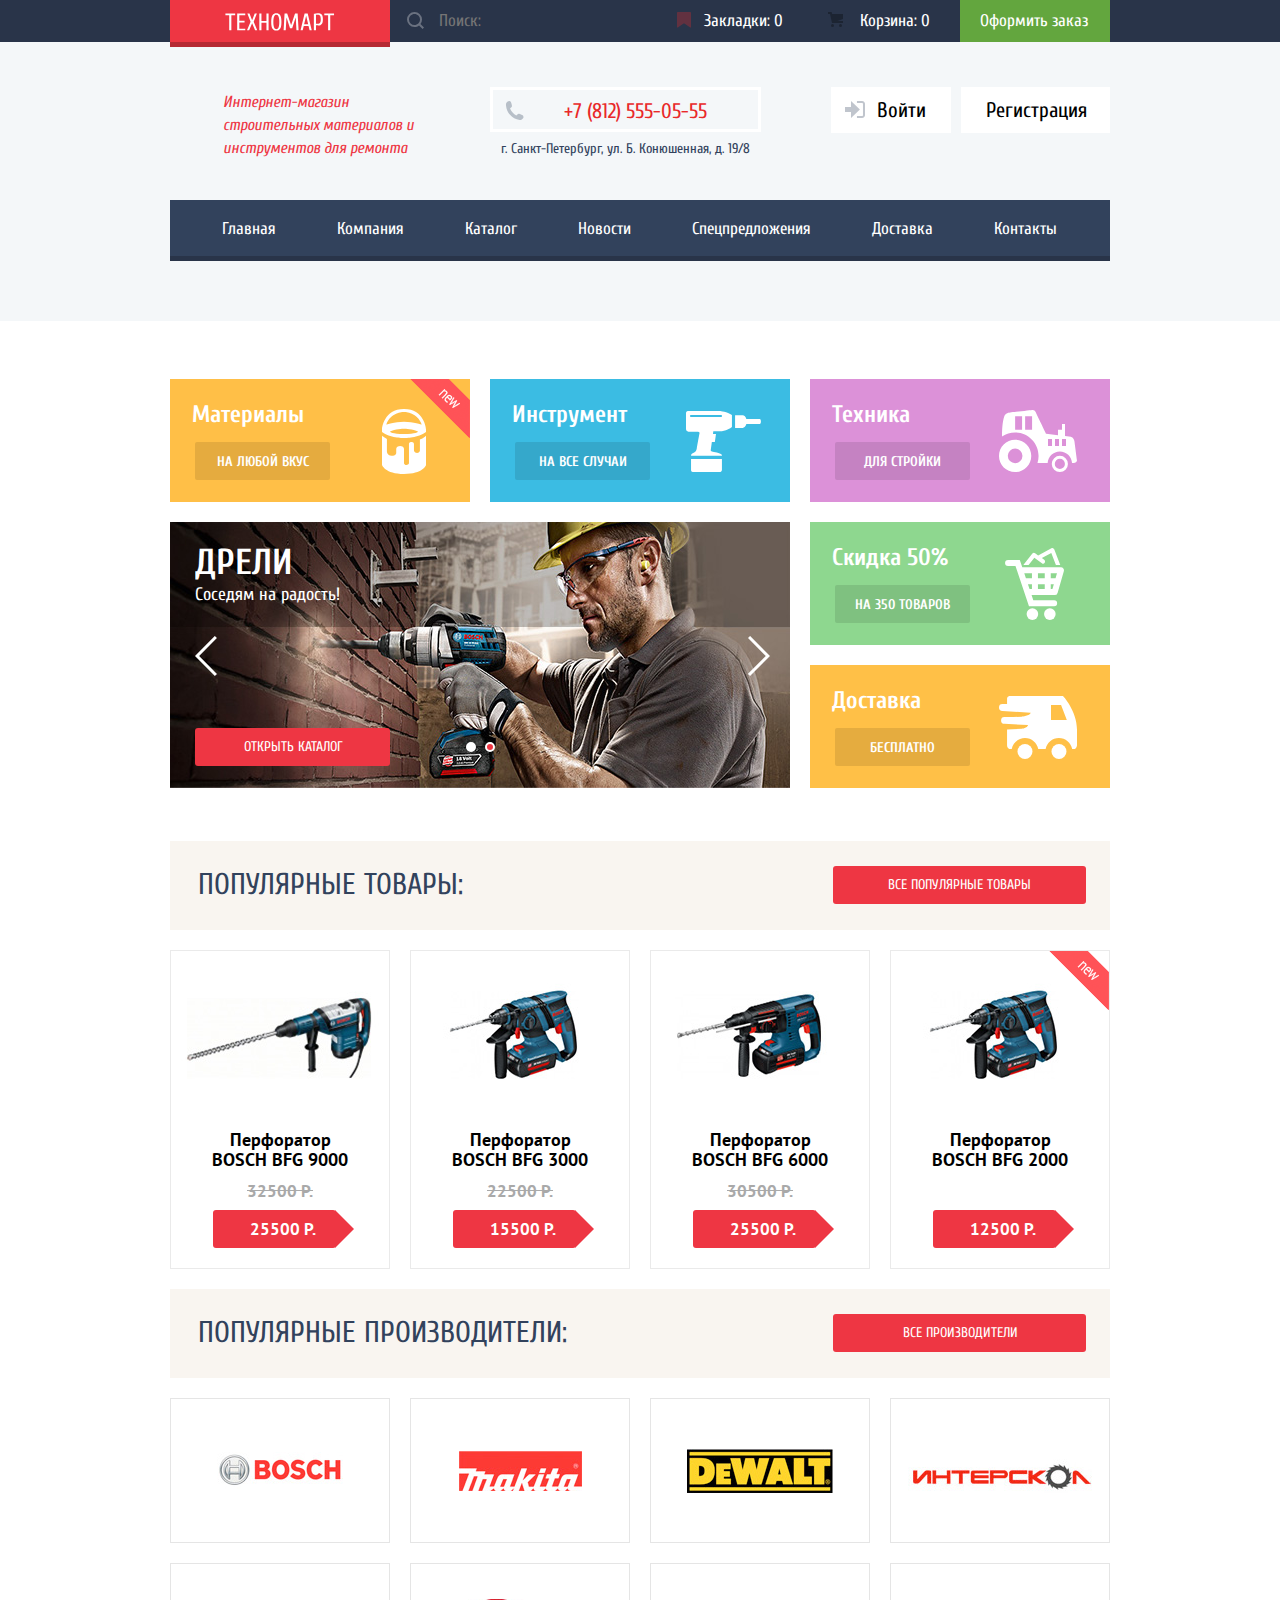
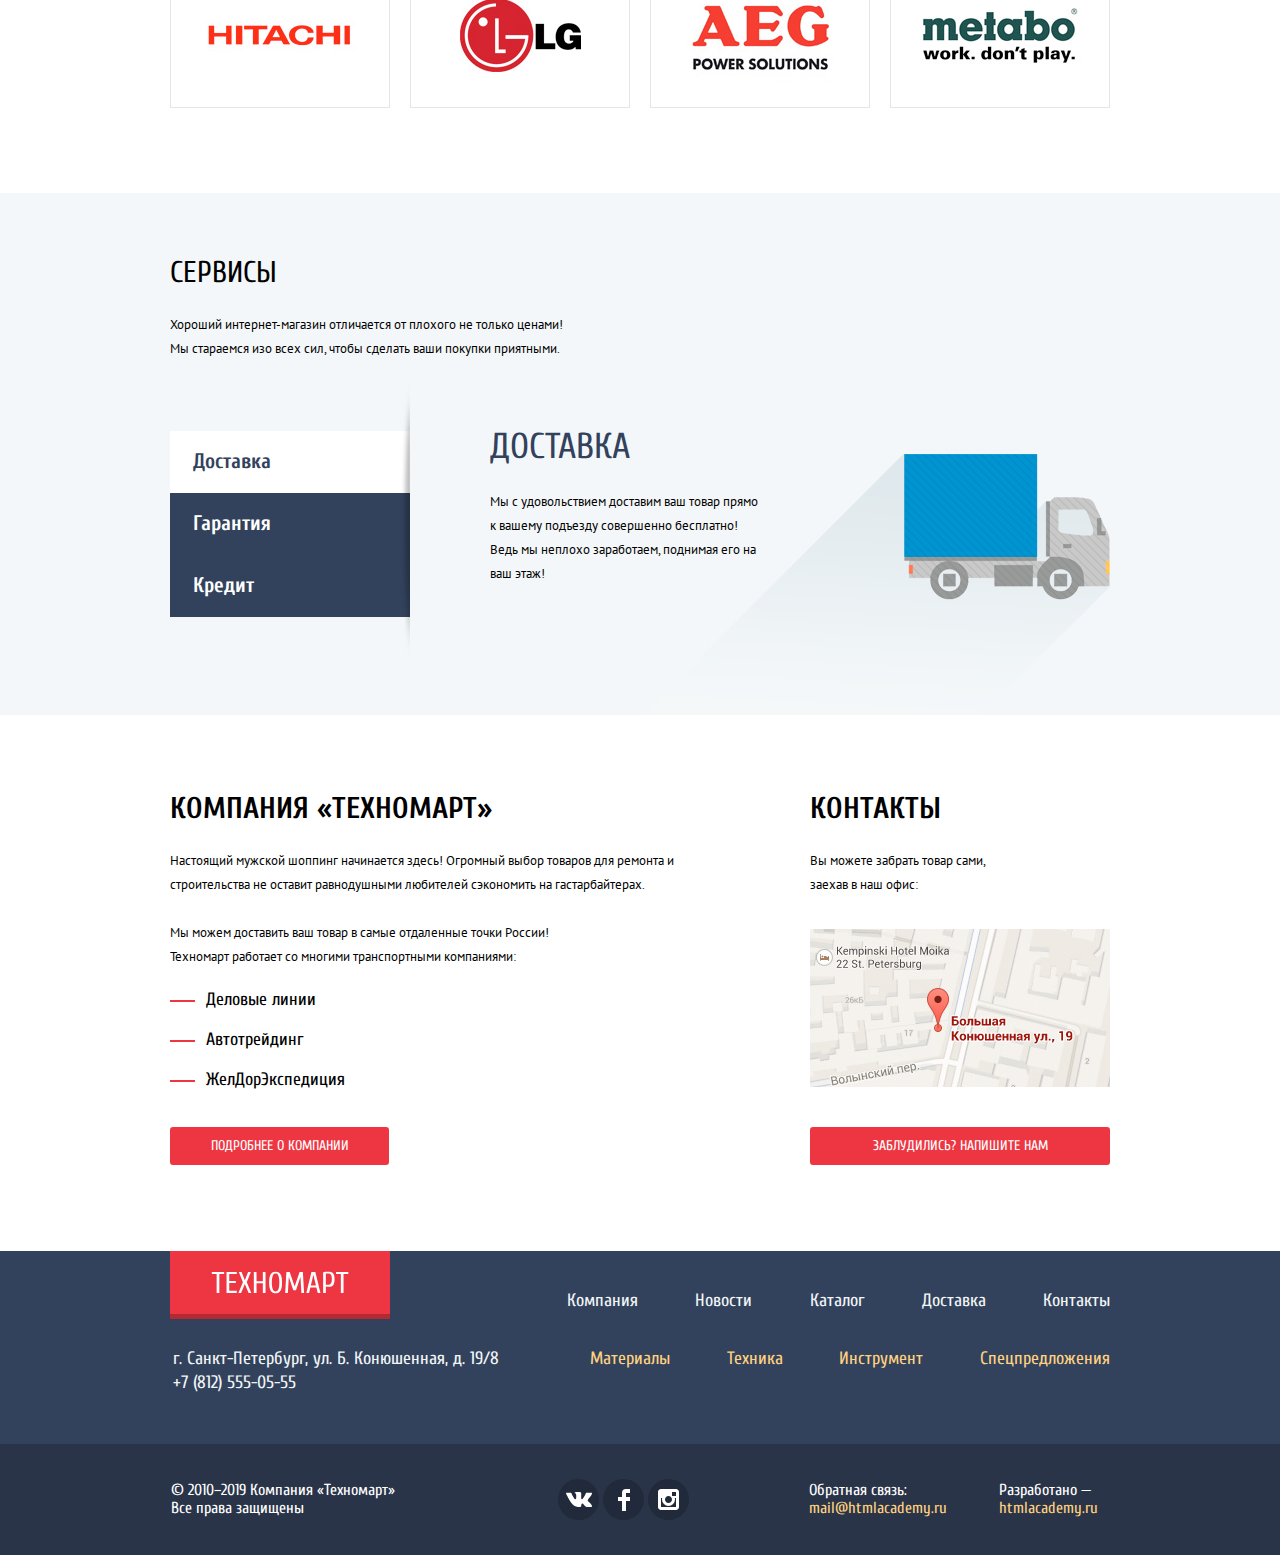
<file: index.html>
<!DOCTYPE html>
<html lang="ru">
  <head>
    <meta charset="utf-8">
    <title>HTML Academy: Техномарт</title>
    <link href="https://fonts.googleapis.com/css?family=Cuprum:400,400i,700%7CPT+Sans:400,700&amp;subset=cyrillic" rel="stylesheet">
    <link rel="stylesheet" href="css/normalize.css">
    <link rel="stylesheet" href="css/style.css">
  </head>
  <body class="index-body">
    <header class="index-header header-for-all">
      <div class="hello-search-buy">
        <div class="center-container">
          <div class="logo"><img src="img/headerlogotechomart.svg" alt="Логотип магазина Техномарт" width="111" height="18" class="logo-img"></div>
          <form action="https://echo.htmlacademy.ru" method="get" class="search">
            <input type="search" name="search" placeholder="Поиск:" id="search-text">
            <label for="search-text">Поиск по сайту, поле ввода</label>
          </form>
          <a href="#" class="button hello-search-buy-user-choiсe btn-bookmarks bookmarks-value">Закладки: 0</a>
          <a href="#" class="button hello-search-buy-user-choiсe btn-basket basket-value">Корзина: 0</a>
          <a href="#" class="button buy">Оформить заказ</a>
        </div>
      </div>
      <div class="center-container headline">
        <h1 class="banner">Интернет-магазин строительных материалов и инструментов для ремонта</h1>
        <div class="fast-contacts">
          <a href="tel:+78125550555" class="call-me">+7 (812) 555-05-55</a>
          <address>г. Санкт-Петербург, ул. Б. Конюшенная, д. 19/8</address>
        </div>
        <ul class="authorization">
          <li><a href="#" class="button login login-form-show">Войти</a></li>
          <li><a href="#" class="button registration">Регистрация</a></li>
        </ul>
      </div>
      <nav class="center-container main-nav">
        <ul>
          <li><a href="">Главная</a></li>
          <li><a href="#">Компания</a></li>
          <li><a href="catalog.html">Каталог</a></li>
          <li><a href="#">Новости</a></li>
          <li><a href="#">Спецпредложения</a></li>
          <li><a href="#">Доставка</a></li>
          <li><a href="#">Контакты</a></li>
        </ul>
      </nav>
    </header>
    <main class="index-main">
      <section class="our-offers center-container">
        <h2 class="visually-hidden">Наши предложения</h2>
        <ul class="our-offers-what-we-sell">
          <li>
            <div class="our-offers-card materials new">
              <p>Материалы</p>
              <a href="#" class="our-offers-button">На любой вкус</a>
            </div>
          </li>
          <li>
            <div class="our-offers-card tools">
              <p>Инструмент</p>
              <a href="#" class="our-offers-button">На все случаи</a>
            </div>
          </li>
          <li>
            <div class="our-offers-card technique last-in-string">
              <p>Техника</p>
              <a href="#" class="our-offers-button">Для стройки</a>
            </div>
          </li>
        </ul>
        <div class="our-offers-slider">
          <div class="our-offers-slider-drills offers-slide">
            <p class="our-offers-slider-headline">Дрели</p>
            <p class="our-offers-slider-tagline">Соседям на радость!</p>
            <a href="catalog.html" class="our-offers-slider-open-catalog red-button">Открыть каталог</a>
          </div>
          <div class="our-offers-slider-perforators offers-slide visually-hidden">
            <p class="our-offers-slider-headline">Перфораторы</p>
            <p class="our-offers-slider-tagline">Настоящие мужские игрушки!</p>
            <a href="catalog.html" class="our-offers-slider-open-catalog red-button">Открыть каталог</a>
          </div>
          <div class="our-offers-slider-arrows">
            <button type="button" name="offers-slider-btn-left" class="our-offers-slider-left">&lt;</button>
            <button type="button" name="offers-slider-btn-right" class="our-offers-slider-right">&gt;</button>
          </div>
          <div class="our-offers-slider-btn">
            <button type="button" name="offers-slider-btn-perforators" class="slider-perforators">Перфораторы</button>
            <button type="button" name="offers-slider-btn-drills" class="slider-drills actived">Дрели</button>
          </div>
        </div>
        <ul class="our-offers-privileges">
          <li>
            <div class="our-offers-card sale">
              <p>Скидка 50%</p>
              <a href="#" class="our-offers-button">На 350 товаров</a>
            </div>
          </li>
          <li>
            <div class="our-offers-card delivery last-in-vertical-string">
              <p>Доставка</p>
              <a href="#" class="our-offers-button">Бесплатно</a>
            </div>
          </li>
        </ul>
      </section>
      <section class="popular-goods center-container">
        <div class="popular-goods-header">
          <h2>Популярные товары:</h2>
          <a href="#" class="red-button">Все популярные товары</a>
        </div>
        <ul class="popular catalog-items">
          <li class="catalog-items-element">
            <div class="catalog-item">
              <img src="img/bosh_9000.jpg" alt="BOSCH BFG 9000" width="218" height="170">
              <a href="#" class="catalog-item-go-to-card">Перфоратор BOSCH BFG 9000</a>
              <del class="catalog-item-old-price">32500 Р.</del>
              <span class="catalog-item-cost">25500 Р.</span>
              <div class="catalog-item-buttons">
                <a href="#" class="catalog-item-button-buy item-added-modal-show">Купить</a>
                <button type="button" name="catalog-item-bookmarks" class="catalog-item-bookmarks">в закладки</button>
              </div>
            </div>
          </li>
          <li class="catalog-items-element">
            <div class="catalog-item">
              <img src="img/bosh_3000.jpg" alt="BOSCH BFG 3000" width="218" height="170">
              <a href="#" class="catalog-item-go-to-card">Перфоратор BOSCH BFG 3000</a>
              <del class="catalog-item-old-price">22500 Р.</del>
              <span class="catalog-item-cost">15500 Р.</span>
              <div class="catalog-item-buttons">
                <a href="#" class="catalog-item-button-buy item-added-modal-show">Купить</a>
                <button type="button" name="catalog-item-bookmarks" class="catalog-item-bookmarks">в закладки</button>
              </div>
            </div>
          </li>
          <li class="catalog-items-element">
            <div class="catalog-item">
              <img src="img/bosh_6000.jpg" alt="BOSCH BFG 6000" width="218" height="170">
              <a href="#" class="catalog-item-go-to-card">Перфоратор BOSCH BFG 6000</a>
              <del class="catalog-item-old-price">30500 Р.</del>
              <span class="catalog-item-cost">25500 Р.</span>
              <div class="catalog-item-buttons">
                <a href="#" class="catalog-item-button-buy item-added-modal-show">Купить</a>
                <button type="button" name="catalog-item-bookmarks" class="catalog-item-bookmarks">в закладки</button>
              </div>
            </div>
          </li>
          <li class="catalog-items-element">
            <div class="catalog-item new">
              <img src="img/bosh_3000.jpg" alt="BOSCH BFG 2000" width="218" height="170">
              <a href="#" class="catalog-item-go-to-card">Перфоратор BOSCH BFG 2000</a>
              <del class="catalog-item-old-price"></del>
              <span class="catalog-item-cost">12500 Р.</span>
              <div class="catalog-item-buttons">
                <a href="#" class="catalog-item-button-buy item-added-modal-show">Купить</a>
                <button type="button" name="catalog-item-bookmarks" class="catalog-item-bookmarks">в закладки</button>
              </div>
            </div>
          </li>
        </ul>
      </section>
      <section class="fabricators center-container">
        <div class="popular-fabricator-header">
          <h2>Популярные производители:</h2>
          <a href="#" class="red-button">Все производители</a>
        </div>
        <ul class="fabricators-list">
          <li>
            <a href="#" class="fabricators-card"><img src="img/bosch.jpg" width="126" height="37" alt="Bosh"></a>
          </li>
          <li>
            <a href="#" class="fabricators-card"><img src="img/makita.jpg" width="123" height="40" alt="Makita"></a>
          </li>
          <li>
            <a href="#" class="fabricators-card"><img src="img/de-walt.jpg" width="146" height="44" alt="DeWalt"></a>
          </li>
          <li class="last-in-string">
            <a href="#" class="fabricators-card"><img src="img/interscol.jpg" width="200" height="88" alt="Интерскол"></a>
          </li>
          <li>
            <a href="#" class="fabricators-card"><img src="img/hitachi.jpg" width="169" height="31" alt="Hitachi"></a>
          </li>
          <li>
            <a href="#" class="fabricators-card"><img src="img/lg.jpg" width="121" height="73" alt="LG"></a>
          </li>
          <li>
            <a href="#" class="fabricators-card"><img src="img/aeg.jpg" width="151" height="96" alt="AEG"></a>
          </li>
          <li class="last-in-string">
            <a href="#" class="fabricators-card"><img src="img/metabo.jpg" width="204" height="69" alt="Metabo"></a>
          </li>
        </ul>
      </section>
      <section class="services">
        <div class="center-container">
          <h2>Сервисы </h2>
          <p class="services-prelude">Хороший интернет-магазин отличается от плохого не только ценами!
             Мы стараемся изо всех сил, чтобы сделать ваши покупки приятными.</p>
          <div class="services-list">
            <ul class="services-list-buttons">
              <li><button type="button" class="services-list-button actived" name="button-delivery">Доставка</button></li>
              <li><button type="button" class="services-list-button" name="button-warranty">Гарантия</button></li>
              <li><button type="button" class="services-list-button" name="button-credit">Кредит</button></li>
            </ul>
            <div class="services-delivery actived">
              <h3>Доставка</h3>
              <p class="services-delivery-description">
                Мы с удовольствием доставим ваш товар прямо
                к вашему подъезду совершенно бесплатно!
                Ведь мы неплохо заработаем,
                поднимая его на ваш этаж!
              </p>
            </div>
            <div class="services-guaranty">
              <h3>Гарантия</h3>
              <p class="services-guaranty-description">
                Если купленный у нас товар поломается или заискрит,
                а также в случае пожара, спровоцированного его возгаранием, вы всегда можете быть уверены в нашей гарантии. Мы обменяем сгоревший товар на новый.
                Дом уж восстановите как-нибудь сами.
              </p>
            </div>
            <div class="services-credit">
              <h3>Кредит</h3>
              <p class="services-credit-description">
                Залезть в долговую яму стало проще!
                Кредитные консультанты придут вам на помощь.
              </p>
              <a href="#" class="services-credit-button red-button">Отправить заявку</a>
            </div>
          </div>
        </div>
      </section>
      <div class="company-contacts center-container">
        <section class="about-us">
          <h2>КОМПАНИЯ «Техномарт»</h2>
          <p>Настоящий мужской шоппинг начинается здесь! Огромный выбор товаров для ремонта и
            строительства не оставит равнодушными любителей сэкономить на гастарбайтерах.
          </p>
          <p>Мы можем доставить ваш товар в самые отдаленные точки России!
            Техномарт работает со многими транспортными компаниями:
          </p>
          <ul class="about-us-transport-companies">
            <li>Деловые линии</li>
            <li>Автотрейдинг</li>
            <li>ЖелДорЭкспедиция</li>
          </ul>
          <a href="#" class="red-button">Подробнее о компании</a>
        </section>
        <section class="contacts">
          <h2>Контакты</h2>
          <p>Вы можете забрать товар сами,
             заехав в наш офис:
          </p>
          <!-- <a href="img/big_map.jpg" class="contacts-map big-map-show"><span class="visually-hidden">Карта с адресом</span><img src="img/map.jpg" width="300" height="158" alt="Карта" class="contacts-map"></a> -->
          <span class="visually-hidden">Карта с адресом</span><img src="img/map.jpg" width="300" height="158" alt="Карта" class="contacts-map big-map-show">
          <a href="question.html" class="send-question-form-show red-button">Заблудились? Напишите нам</a>
        </section>
      </div>
    </main>
    <footer>
      <section class="information">
        <div class="center-container">
          <h2 class="visually-hidden">Наш адрес и навигация по сайту</h2>
          <div class="left-box">
            <a href="#" class="logo">
              <img src="img/footerlogo.svg" alt="Логотип компании Техномарт" class="logo-img" width="138" height="23">
            </a>
            <address>г. Санкт-Петербург, ул. Б. Конюшенная, д. 19/8</address>
            <a href="tel:+78125550555" class="footer-call-me">+7 (812) 555-05-55</a>
          </div>
          <nav class="footer-nav">
            <ul class="footer-nav-links">
              <li>
                <a href="#">Компания</a>
              </li>
              <li>
                <a href="#">Новости</a>
              </li>
              <li>
                <a href="catalog.html">Каталог</a>
              </li>
              <li>
                <a href="#">Доставка</a>
              </li>
              <li>
                <a href="#">Контакты</a>
              </li>
            </ul>
            <ul class="footer-nav-our-offers">
              <li>
                <a href="#">Материалы</a>
              </li>
              <li>
                <a href="#">Техника</a>
              </li>
              <li>
                <a href="#">Инструмент</a>
              </li>
              <li>
                <a href="#">Спецпредложения</a>
              </li>
            </ul>
          </nav>
        </div>
      </section>
      <section class="different-links">
        <div class="center-container">
          <h2 class="visually-hidden">Написать нам</h2>
          <p class="patent">© 2010–2019 Компания «Техномарт»
            Все права защищены
          </p>
          <ul class="social-links">
            <li>
              <a href="https://vk.com" class="social-link vk">Вконтакте</a>
            </li>
            <li>
              <a href="https://facebook.com" class="social-link fb" lang="en">Facebook</a>
            </li>
            <li>
              <a href="https://instagram.com" class="social-link insta" lang="en">Instagram</a>
            </li>
          </ul>
          <div class="fast-email">
            <p>Обратная связь:</p>
            <a href="mailto:mail@htmlacademy.ru">mail@htmlacademy.ru</a>
          </div>
          <div class="designed-by">
            <p>Разработано —</p>
            <a href="https://htmlacademy.ru/intensive/htmlcss">htmlacademy.ru</a>
          </div>
        </div>
      </section>
    </footer>
    <!-- Модальные окна  -->
    <section class="login-form modal modal-dialog">
      <h2 class="visually-hidden">Войти в личный кабинет</h2>
      <button type="button" name="close-button" class="modal-close">Закрыть окно</button>
      <form action="https://echo.htmlacademy.ru" method="post">
        <div class="modal-header-decor"></div>
        <div class="content-block modal-center-container">
          <label>Ваше имя:<input type="text" name="user-name" placeholder="Имя:" required></label>
        </div>
        <div class="modal-footer">
          <div class="modal-center-container">
            <button type="submit" class="modal-submit red-button">Отправить</button>
          </div>
        </div>
      </form>
    </section>
    <section class="item-added modal modal-dialog">
      <div class="modal-header-decor"></div>
      <h2 class="modal-center-container">Товар добавлен в корзину</h2>
      <button type="button" name="close-button" class="modal-close">Закрыть окно</button>
      <div class="modal-footer">
        <div class="modal-center-container modal-footer-buttons">
          <a href="#" class="go-to-basket red-button">Оформить заказ</a>
          <button type="button" name="close-button" class="go-to-main-paige">Продолжить покупки</button>
        </div>
      </div>
    </section>
    <section class="send-question-form modal modal-dialog">
      <h2 class="visually-hidden">Задать вопрос</h2>
      <button type="button" name="close-button" class="modal-close">Закрыть окно</button>
      <form action="https://echo.htmlacademy.ru" method="post">
        <div class="modal-header-decor"></div>
        <div class="content-block modal-center-container">
          <label>Ваше имя:<input type="text" name="user-name" placeholder="Имя:" required></label>
          <label>Ваш e-mail:<input type="email" name="user-email" placeholder="email:" required></label>
          <label>Текст письма:<textarea name="user-question" placeholder="В свободной форме"></textarea></label>
        </div>
        <div class="modal-footer">
          <div class="modal-center-container">
            <button type="submit" class="modal-submit red-button">Отправить</button>
          </div>
        </div>
      </form>
    </section>
    <section class="big-map modal">
      <h2 class="visually-hidden">Увеличенная карта</h2>
      <button type="button" name="close-button" class="modal-close">Закрыть окно</button>
      <iframe src="https://yandex.ru/map-widget/v1/?um=constructor%3Ae1fc55a69a6bf9164e0a6252b60d50a2b63b5e2f9a673c8ef6c5e9afe804ae6b&amp;source=constructor" width="940" height="447"></iframe>
    </section>
    <script src="js/buttonsEvents.js"></script>
  </body>
</html>
</file>
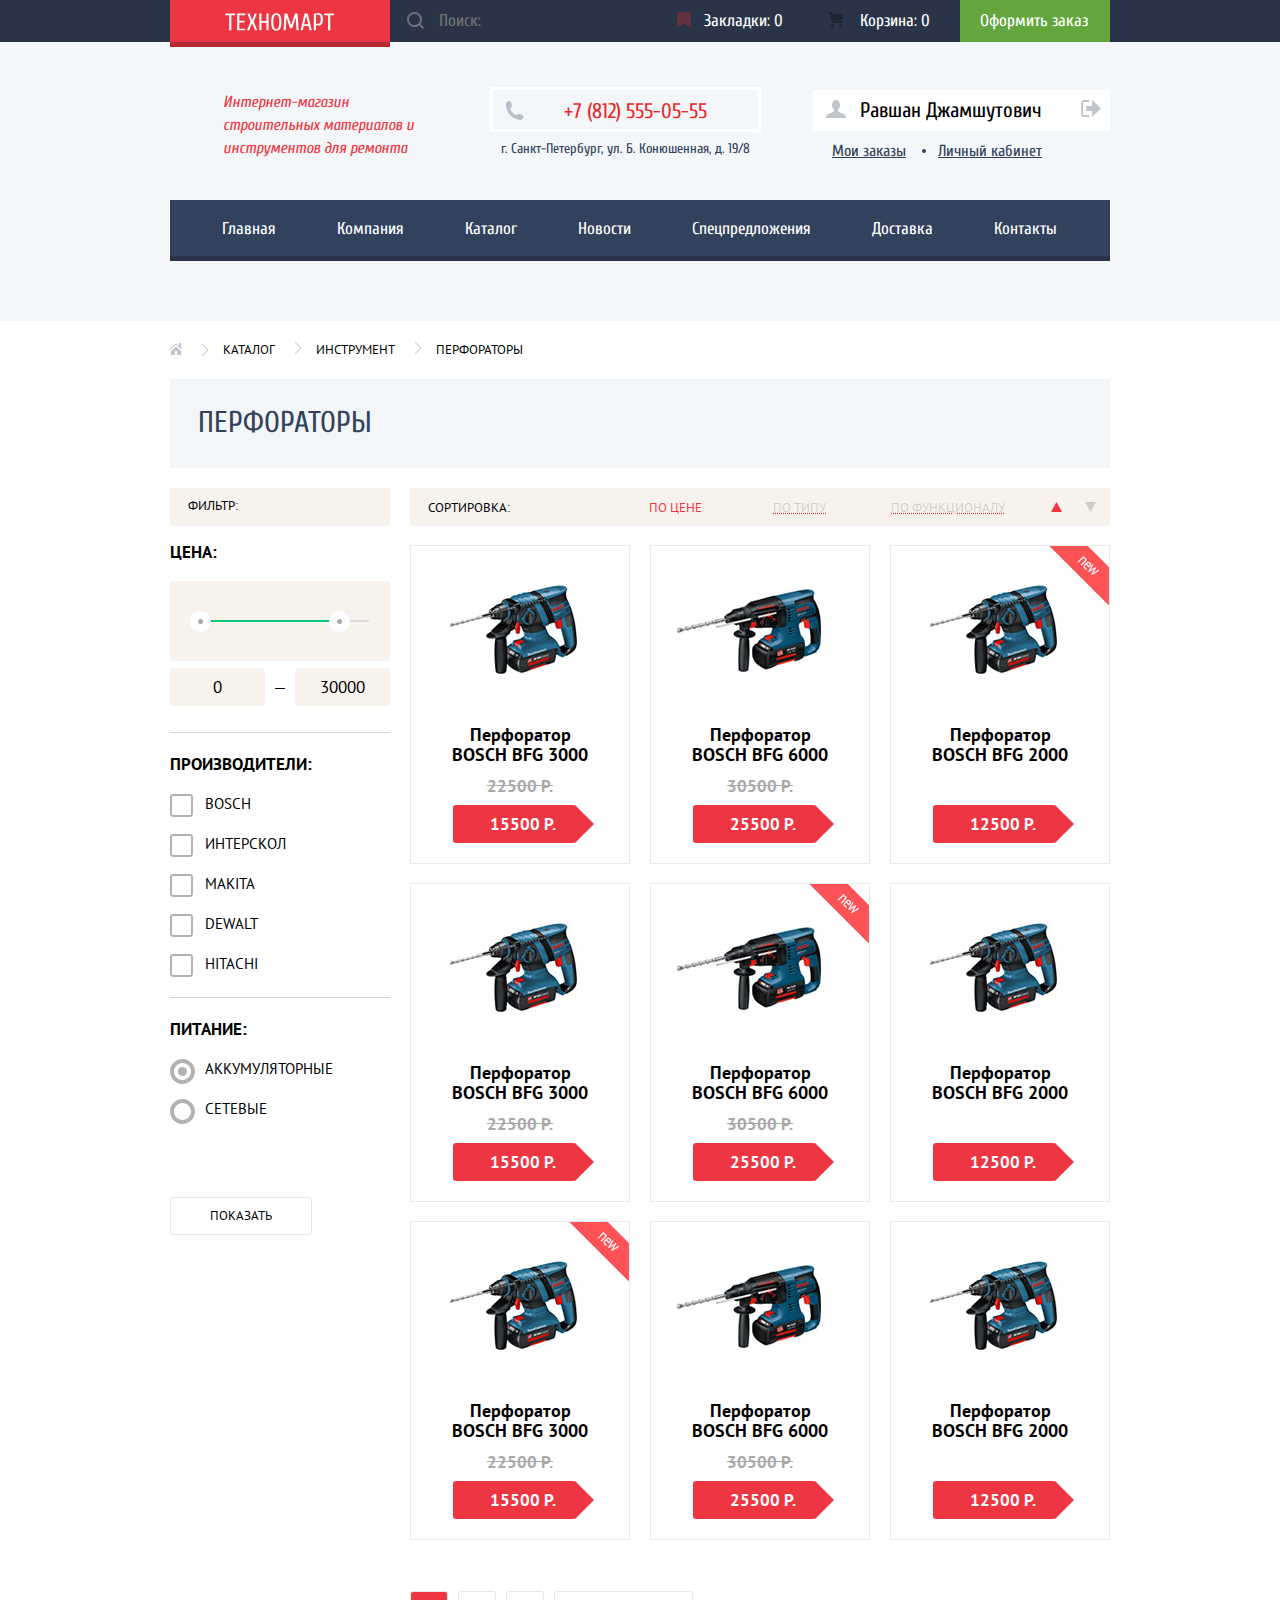
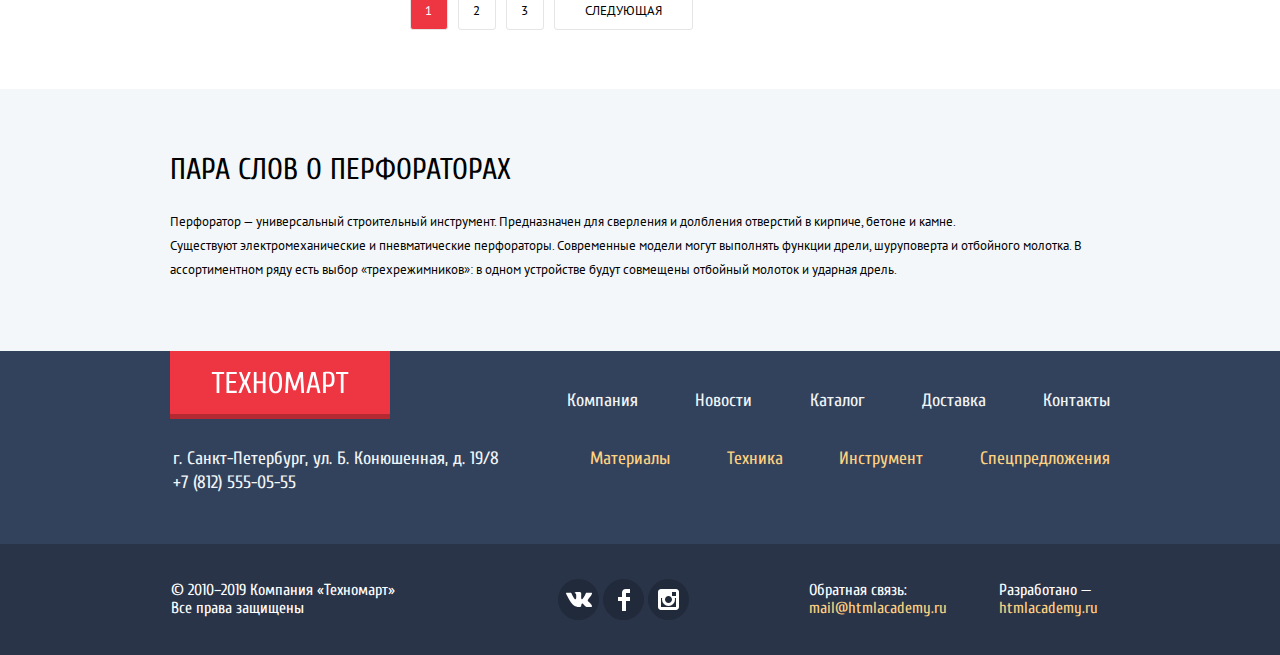
<file: catalog.html>
<!DOCTYPE html>
<html lang="ru">
  <head>
    <meta charset="utf-8">
    <title>HTML Academy: Техномарт</title>
    <link href="https://fonts.googleapis.com/css?family=Cuprum:400,400i,700%7CPT+Sans:400,700&amp;subset=cyrillic" rel="stylesheet">
    <link rel="stylesheet" href="css/normalize.css">
    <link rel="stylesheet" href="css/style.css">
  </head>
  <body class="catalog-body">
    <header class="catalog-header header-for-all">
      <div class="hello-search-buy">
        <div class="center-container">
          <a href="index.html" class="logo">
            <img src="img/headerlogotechomart.svg" alt="Логотип компании Техномарт" width="111" height="18" class="logo-img">
          </a>
          <form action="https://echo.htmlacademy.ru" method="get" class="search">
            <input type="search" name="search" placeholder="Поиск:" id="search-text">
            <label for="search-text">Поиск по сайту, поле ввода</label>
          </form>
          <a href="#" class="button hello-search-buy-user-choiсe btn-bookmarks bookmarks-value">Закладки: 0</a>
          <a href="#" class="button hello-search-buy-user-choiсe btn-basket basket-value">Корзина: 0</a>
          <a href="#" class="button buy">Оформить заказ</a>
        </div>
      </div>
      <div class="headline center-container">
        <p class="banner">Интернет-магазин строительных материалов и инструментов для ремонта</p>
        <div class="fast-contacts">
          <a href="tel:+78125550555" class="call-me">+7 (812) 555-05-55</a>
          <address>г. Санкт-Петербург, ул. Б. Конюшенная, д. 19/8</address>
        </div>
        <div class="user">
          <div class="user-cabinet">
            <!-- <a href="#" class="user-cabinet-icon">Иконка</a> -->
            <a href="#" class="user-cabinet-name">Равшан Джамшутович</a>
            <a href="#" class="user-cabinet-logout">Выход</a>
          </div>
          <a href="#" class="cabinet-button order">Мои заказы</a>
          <a href="#" class="cabinet-button cabinet">Личный кабинет</a>
        </div>
      </div>
      <nav class="main-nav center-container">
        <ul>
          <li><a href="index.html">Главная</a></li>
          <li><a href="#">Компания</a></li>
          <li><a href="">Каталог</a></li>
          <li><a href="#">Новости</a></li>
          <li><a href="#">Спецпредложения</a></li>
          <li><a href="#">Доставка</a></li>
          <li><a href="#">Контакты</a></li>
        </ul>
      </nav>
    </header>
    <main class="catalog-main">
      <div class="bread-crumbs center-container">
        <a href="index.html" class="home bread-crumbs-item"><span class="visually-hidden">Дом</span></a>
        <a href="#" class="bread-crumbs-item">Каталог</a>
        <a href="#" class="bread-crumbs-item">Инструмент</a>
        <a class="bread-crumbs-item">Перфораторы</a>
      </div>
      <h1 class="daughter-page-h1 center-container">Перфораторы</h1>
      <div class="catalog-and-options center-container">
        <section class="catalog-filters left-container">
          <h2>Фильтр:</h2>
          <form action="https://echo.htmlacademy.ru" method="get">
            <fieldset class="catalog-filters-cost">
              <legend>Цена:</legend>
              <div class="catalog-filters-slider">
                <div class="catalog-filters-slider-line">
                  <div class="catalog-filters-slider-line-fill"></div>
                </div>
                <!-- <input type="range" class="minrange" min="0" max="30000" name="minrange" step="100" value="0" oninput="if(parseInt(minrange.value) > parseInt(maxrange.value)) maxrange.value=minrange.value;"> -->
                <!-- <input type="range" class="maxrange" min="0" max="30000" name="maxrange" step="100" value="30000" oninput="if(parseInt(maxrange.value) < parseInt(minrange.value)) minrange.value=maxrange.value;"> -->
              </div>
              <div class="catalog-filters-input-fields">
                <input type="text" name="min" value="0">
                —
                <input type="text" name="max" value="30000">
              </div>
            </fieldset>
            <fieldset class="catalog-filters-manufacturer">
              <legend>Производители:</legend>
              <ul>
                <li>
                  <input type="checkbox" value="bosсh" name="manufacturer" id="chk-bosh" hidden><label for="chk-bosh" tabindex="0">Bosch</label>
                </li>
                <li>
                  <input type="checkbox" value="interscol" name="manufacturer" id="chk-interscol" hidden><label for="chk-interscol" tabindex="0">Интерскол</label>
                </li>
                <li>
                  <input type="checkbox" value="makita" name="manufacturer" id="chk-makita" hidden><label for="chk-makita" tabindex="0">Makita</label>
                </li>
                <li>
                  <input type="checkbox" value="dewalt" name="manufacturer" id="chk-dewalt" hidden><label for="chk-dewalt" tabindex="0">DeWalt</label>
                </li>
                <li>
                  <input type="checkbox" value="hitachi" name="manufacturer" id="chk-hitachi" hidden><label for="chk-hitachi" tabindex="0">Hitachi</label>
                </li>
              </ul>
            </fieldset>
            <fieldset class="catalog-filters-by-power">
              <legend>Питание:</legend>
              <ul>
                <li>
                  <input type="radio" name="radio-power-type" value="battery" checked hidden id="rb-battery"><label for="rb-battery" tabindex="0">Аккумуляторные</label>
                </li>
                <li>
                  <input type="radio" name="radio-power-type" value="network" hidden id="rb-network"><label for="rb-network" tabindex="0">Сетевые</label>
                </li>
              </ul>
            </fieldset>
            <button type="submit" class="catalog-filters-submit">Показать</button>
          </form>
        </section>
        <div class="right-container">
          <section class="sorting-catalog">
            <h2>Сортировка:</h2>
            <a href="" class="sorting-catalog-sort-buttons by-cost checked">По цене</a>
            <a href="" class="sorting-catalog-sort-buttons by-type">По типу</a>
            <a href="" class="sorting-catalog-sort-buttons">По функционалу</a>
            <a href="" class="sorting-catalog-sort-direction asc checked">Вверх</a>
            <a href="" class="sorting-catalog-sort-direction desc">Вниз</a>
          </section>
          <section class="catalog">
            <h2 class="visually-hidden">Каталог перфораторов</h2>
            <ul class="catalog-list catalog-items">
              <li class="catalog-items-element">
                <div class="catalog-item">
                  <img src="img/bosh_3000.jpg" alt="BOSCH BFG 3000" width="218" height="170">
                  <a href="#" class="catalog-item-go-to-card">Перфоратор BOSCH BFG 3000</a>
                  <del class="catalog-item-old-price">22500 Р.</del>
                  <span class="catalog-item-cost">15500 Р.</span>
                  <div class="catalog-item-buttons">
                    <a href="#" class="catalog-item-button-buy item-added-modal-show">Купить</a>
                    <button type="button" name="catalog-item-bookmarks" class="catalog-item-bookmarks">в закладки</button>
                  </div>
                </div>
              </li>
              <li class="catalog-items-element">
                <div class="catalog-item">
                  <img src="img/bosh_6000.jpg" alt="BOSCH BFG 6000" width="218" height="170">
                  <a href="#" class="popular catalog-item-go-to-card">Перфоратор BOSCH BFG 6000</a>
                  <del class="catalog-item-old-price">30500 Р.</del>
                  <span class="catalog-item-cost">25500 Р.</span>
                  <div class="catalog-item-buttons">
                    <a href="#" class="catalog-item-button-buy item-added-modal-show">Купить</a>
                    <button type="button" name="catalog-item-bookmarks" class="catalog-item-bookmarks">в закладки</button>
                  </div>
                </div>
              </li>
              <li class="catalog-items-element">
                <div class="catalog-item new">
                  <img src="img/bosh_3000.jpg" alt="BOSCH BFG 2000" width="218" height="170">
                  <a href="#" class="catalog-item-go-to-card">Перфоратор BOSCH BFG 2000</a>
                  <del class="catalog-item-old-price"></del>
                  <span class="catalog-item-cost">12500 Р.</span>
                  <div class="catalog-item-buttons">
                    <a href="#" class="catalog-item-button-buy item-added-modal-show">Купить</a>
                    <button type="button" name="catalog-item-bookmarks" class="catalog-item-bookmarks">в закладки</button>
                  </div>
                </div>
              </li>
              <li class="catalog-items-element">
                <div class="catalog-item">
                  <img src="img/bosh_3000.jpg" alt="BOSCH BFG 3000" width="218" height="170">
                  <a href="#" class="catalog-item-go-to-card">Перфоратор BOSCH BFG 3000</a>
                  <del class="catalog-item-old-price">22500 Р.</del>
                  <span class="catalog-item-cost">15500 Р.</span>
                  <div class="catalog-item-buttons">
                    <a href="#" class="catalog-item-button-buy item-added-modal-show">Купить</a>
                    <button type="button" name="catalog-item-bookmarks" class="catalog-item-bookmarks">в закладки</button>
                  </div>
                </div>
              </li>
              <li class="catalog-items-element">
                <div class="catalog-item new">
                  <img src="img/bosh_6000.jpg" alt="BOSCH BFG 6000" width="218" height="170">
                  <a href="#" class="catalog-item-go-to-card">Перфоратор BOSCH BFG 6000</a>
                  <del class="catalog-item-old-price">30500 Р.</del>
                  <span class="catalog-item-cost">25500 Р.</span>
                  <div class="catalog-item-buttons">
                    <a href="#" class="catalog-item-button-buy item-added-modal-show">Купить</a>
                    <button type="button" name="catalog-item-bookmarks" class="catalog-item-bookmarks">в закладки</button>
                  </div>
                </div>
              </li>
              <li class="catalog-items-element">
                <div class="catalog-item">
                  <img src="img/bosh_3000.jpg" alt="BOSCH BFG 2000" width="218" height="170">
                  <a href="#" class="catalog-item-go-to-card">Перфоратор BOSCH BFG 2000</a>
                  <del class="catalog-item-old-price"></del>
                  <span class="catalog-item-cost">12500 Р.</span>
                  <div class="catalog-item-buttons">
                    <a href="#" class="catalog-item-button-buy item-added-modal-show">Купить</a>
                    <button type="button" name="catalog-item-bookmarks" class="catalog-item-bookmarks">в закладки</button>
                  </div>
                </div>
              </li>
              <li class="catalog-items-element">
                <div class="catalog-item new">
                  <img src="img/bosh_3000.jpg" alt="BOSCH BFG 3000" width="218" height="170">
                  <a href="#" class="catalog-item-go-to-card">Перфоратор BOSCH BFG 3000</a>
                  <del class="catalog-item-old-price">22500 Р.</del>
                  <span class="catalog-item-cost">15500 Р.</span>
                  <div class="catalog-item-buttons">
                    <a href="#" class="catalog-item-button-buy item-added-modal-show">Купить</a>
                    <button type="button" name="catalog-item-bookmarks" class="catalog-item-bookmarks">в закладки</button>
                  </div>
                </div>
              </li>
              <li class="catalog-items-element">
                <div class="catalog-item">
                  <img src="img/bosh_6000.jpg" alt="BOSCH BFG 6000" width="218" height="170">
                  <a href="#" class="catalog-item-go-to-card">Перфоратор BOSCH BFG 6000</a>
                  <del class="catalog-item-old-price">30500 Р.</del>
                  <span class="catalog-item-cost">25500 Р.</span>
                  <div class="catalog-item-buttons">
                    <a href="#" class="catalog-item-button-buy item-added-modal-show">Купить</a>
                    <button type="button" name="catalog-item-bookmarks" class="catalog-item-bookmarks">в закладки</button>
                  </div>
                </div>
              </li>
              <li class="catalog-items-element">
                <div class="catalog-item">
                  <img src="img/bosh_3000.jpg" alt="BOSCH BFG 2000" width="218" height="170">
                  <a href="#" class="popular catalog-item-go-to-card">Перфоратор BOSCH BFG 2000</a>
                  <del class="catalog-item-old-price"></del>
                  <span class="catalog-item-cost">12500 Р.</span>
                  <div class="catalog-item-buttons">
                    <a href="#" class="catalog-item-button-buy item-added-modal-show">Купить</a>
                    <button type="button" name="catalog-item-bookmarks" class="catalog-item-bookmarks">в закладки</button>
                  </div>
                </div>
              </li>
            </ul>
            <ul class="catalog-buttons-page">
              <li><a href="" class="button-first checked">1</a></li>
              <li><a href="#" class="button-second">2</a></li>
              <li><a href="#" class="button-third">3</a></li>
              <li><a href="#" class="button-next">Следующая</a></li>
            </ul>
          </section>
        </div>
      </div>
      <section class="about-product">
        <div class="center-container">
          <h2>Пара слов о перфораторах</h2>
          <p>Перфоратор — универсальный строительный инструмент.
            Предназначен для сверления и долбления отверстий в кирпиче, бетоне и камне.
          </p>
          <p>
            Существуют электромеханические и пневматические перфораторы.
            Современные модели могут выполнять функции дрели, шуруповерта и отбойного молотка.
            В ассортиментном ряду есть выбор «трехрежимников»:
            в одном устройстве будут совмещены отбойный молоток и ударная дрель.
          </p>
        </div>
      </section>
    </main>
    <footer>
      <section class="information">
        <div class="center-container">
          <h2 class="visually-hidden">Наш адрес и навигация по сайту</h2>
          <div class="left-box">
            <a href="index.html" class="logo">
              <img src="img/footerlogo.svg" width="138" height="23" alt="Логотип компании Техномарт" class="logo-img">
            </a>
            <address>г. Санкт-Петербург, ул. Б. Конюшенная, д. 19/8</address>
            <a href="tel:+78125550555" class="footer-call-me">+7 (812) 555-05-55</a>
          </div>
          <nav class="footer-nav">
            <ul class="footer-nav-links">
              <li>
                <a href="#">Компания</a>
              </li>
              <li>
                <a href="#">Новости</a>
              </li>
              <li>
                <a href="catalog.html">Каталог</a>
              </li>
              <li>
                <a href="#">Доставка</a>
              </li>
              <li>
                <a href="#">Контакты</a>
              </li>
            </ul>
            <ul class="footer-nav-our-offers">
              <li>
                <a href="#">Материалы</a>
              </li>
              <li>
                <a href="#">Техника</a>
              </li>
              <li>
                <a href="#">Инструмент</a>
              </li>
              <li>
                <a href="#">Спецпредложения</a>
              </li>
            </ul>
          </nav>
        </div>
      </section>
      <section class="different-links">
        <div class="center-container">
          <h2 class="visually-hidden">Написать нам</h2>
          <p class="patent">© 2010–2019 Компания «Техномарт»
            Все права защищены
          </p>
          <ul class="social-links">
            <li>
              <a href="https://vk.com" class="social-link vk">Вконтакте</a>
            </li>
            <li>
              <a href="https://facebook.com" class="social-link fb" lang="en">Facebook</a>
            </li>
            <li>
              <a href="https://instagram.com" class="social-link insta" lang="en">Instagram</a>
            </li>
          </ul>
          <div class="fast-email">
            <p>Обратная связь:</p>
            <a href="mailto:mail@htmlacademy.ru">mail@htmlacademy.ru</a>
          </div>
          <div class="designed-by">
            <p>Разработано —</p>
            <a href="https://htmlacademy.ru/intensive/htmlcss">htmlacademy.ru</a>
          </div>
        </div>
      </section>
    </footer>
    <!-- Модальные окна  -->
    <section class="login-form modal modal-dialog">
      <h2 class="visually-hidden">Войти в личный кабинет</h2>
      <button type="button" name="close-button" class="modal-close">Закрыть окно</button>
      <form action="https://echo.htmlacademy.ru" method="post">
        <div class="modal-header-decor"></div>
        <div class="content-block modal-center-container">
          <label>Ваше имя:<input type="text" name="user-name" placeholder="Имя:" required></label>
        </div>
        <div class="modal-footer">
          <div class="modal-center-container">
            <button type="submit" class="modal-submit red-button">Отправить</button>
          </div>
        </div>
      </form>
    </section>
    <section class="item-added modal modal-dialog">
      <div class="modal-header-decor"></div>
      <h2 class="modal-center-container">Товар добавлен в корзину</h2>
      <button type="button" name="close-button" class="modal-close">Закрыть окно</button>
      <div class="modal-footer">
        <div class="modal-center-container modal-footer-buttons">
          <a href="#" class="go-to-basket red-button">Оформить заказ</a>
          <!-- <a href="#" class="go-to-main-paige">Продолжить покупки</a> -->
          <button type="button" name="close-button" class="go-to-main-paige">Продолжить покупки</button>
        </div>
      </div>
    </section>
    <script src="js/buttonsEvents.js"></script>
  </body>
</html>
</file>
<file: css/style.css>
html{box-sizing:border-box}*,::after,::before{box-sizing:inherit}img{max-width:100%;height:auto}.visually-hidden:not(:active){position:absolute;width:1px;height:1px;margin:-1px;border:0;padding:0;white-space:nowrap;clip-path:inset(100%);clip:rect(0 0 0 0);overflow:hidden}.red-button{padding:10px 55px;border-radius:3px;font-family:"Cuprum",Arial,sans-serif;font-size:14px;line-height:18px;text-transform:uppercase;color:#fff;background-color:#ee3643}.red-button:hover,.red-button:focus{color:#fff;background-color:#ca2c37}.red-button:active{color:#fff;background-color:#ba2732}.new{position:relative}.new::after{content:"";position:absolute;top:0;right:0;width:60px;height:59px;background-color:transparent;background-image:url(../img/new_item_flag.png);z-index:1}.last-in-string{margin-right:0}.last-in-vertical-string{margin-right:0}.index-body,.catalog-body{min-width:950px;margin:0;padding:0;font-family:"PT Sans",Arial,sans-serif;font-size:13px;line-height:24px;font-weight:400;color:#000;background-color:#fff}a{text-decoration:none}.center-container{width:940px;margin:0 auto;padding:0}.index-header,.header-for-all{margin-top:0;padding-bottom:60px;font-family:"Cuprum",Arial,sans-serif;font-size:17px;line-height:17px;font-weight:400;color:#fff;background-color:#f4f7f9}.index-header{margin-bottom:58px}.catalog-header{margin:0}.hello-search-buy{width:100%;display:-webkit-box;display:-ms-flexbox;display:-webkit-flex;display:flex;font:inherit;line-height:18px;color:#fff;background-color:#293449}.hello-search-buy .center-container{display:-webkit-box;display:-ms-flexbox;display:-webkit-flex;display:flex;flex-wrap:wrap}.hello-search-buy a{color:#fff}.logo{background-color:#ee3643;box-shadow:inset 0 -5px 0 0 rgba(0,0,0,0.24)}header .logo{width:220px;padding:13px 55px 11px;margin-bottom:-5px}.logo:hover,.logo:focus{background-color:#ca2c37}.logo:active{background-color:#ba2732}.search{position:relative;width:270px}.search label{display:block;position:absolute;left:17px;top:12px;width:17px;height:17px;font-size:0;background:transparent;background-image:url(../img/icon-search.svg);background-repeat:no-repeat;opacity:.3}.search input{width:100%;padding:12px 0 12px 49px;font-family:"Cuprum",Arial,sans-serif;font-size:17px;line-height:18px;background:transparent;border:none}.search input::-webkit-input-placeholder,.search input::-moz-placeholder,.search input::placeholder{color:#fff}.search input:hover{background-color:#212a3a}.search input:focus{color:#000;background-color:#fff}.search input:hover+label{opacity:1}.search input:focus+label{background-image:url(../img/icon-search-red.svg)}.hello-search-buy-user-choiсe,.button.buy{position:relative;padding:12px 0;width:150px}.hello-search-buy-user-choiсe.btn-bookmarks{padding-left:44px}.hello-search-buy-user-choiсe::before{content:"";position:absolute;left:17px;top:12px;width:17px;height:17px;background:transparent;background-image:url(../img/icon-bookmark.svg);background-repeat:no-repeat;opacity:.3}.hello-search-buy-user-choiсe.btn-basket::before{left:18px;background-image:url(../img/cart-icon.svg)}.hello-search-buy-user-choiсe.btn-basket{padding-left:50px}.hello-search-buy-user-choiсe.not-null{color:#fff;background-color:#ee3643}.hello-search-buy-user-choiсe:hover,.hello-search-buy-user-choiсe:focus{color:#fff;background-color:#212a3a}.hello-search-buy-user-choiсe:hover::before,.hello-search-buy-user-choiсe:focus::before{opacity:1}.hello-search-buy-user-choiсe:active{color:rgba(255,255,255,0.6);background-color:#161d29}.hello-search-buy-user-choiсe:active::before{opacity:.6}.button.buy{padding-left:20px;color:#fff;background-color:#63a63e}.button.buy:hover,.button.buy:focus{color:#fff;background-color:#5fbb2d}.button.buy:active{color:rgba(255,255,255,0.5);background-color:#518534}.center-container.headline{display:-webkit-box;display:-ms-flexbox;display:-webkit-flex;display:flex;flex-wrap:wrap;padding:0;padding-left:53px;margin-bottom:39px}.banner{width:200px;margin:0;margin-right:67px;padding:0;padding-top:49px;font-family:"Cuprum",Arial,sans-serif;font-size:16px;font-style:italic;font-weight:400;line-height:23px;color:#ee3643}.fast-contacts{display:-webkit-box;display:-ms-flexbox;display:-webkit-flex;display:flex;flex-wrap:wrap;flex-direction:column;padding-top:45px;font-size:14px;line-height:24px;color:#32425c;text-align:center}.fast-contacts a{position:relative;margin:0;margin-bottom:5px;padding:11px 51px 7px 71px;font-size:21px;line-height:21px;color:#e9292a;border:3px solid #fff}.fast-contacts a::before{content:"";position:absolute;top:11px;left:12px;width:19px;height:19px;background:transparent;background-image:url(../img/icon-phone.svg)}.fast-contacts address{font-style:normal}.authorization{display:-webkit-box;display:-ms-flexbox;display:-webkit-flex;display:flex;flex-wrap:wrap;margin:0;padding:0;margin-left:auto;margin-top:45px;list-style:none}.authorization a{display:block;font-size:21px;line-height:21px;color:#000;background-color:#fff}.authorization .login{position:relative;margin-right:10px;padding:13px 25px 12px 46px}.authorization .login::before{content:"";position:absolute;top:14px;left:14px;width:20px;height:17px;background:transparent;background-image:url(../img/icon-login.svg);opacity:.3}.authorization .registration{padding:13px 23px 12px 25px}.authorization a:hover,.authorization a:focus{color:#ee3643;background-color:#fff}.authorization a:hover::before,.authorization a:focus::before{opacity:1}.authorization a:active{color:rgba(0,0,0,0.3);background-color:#fff;opacity:.3}.user{dispaly:flex;flex-wrap:wrap;margin-top:48px;margin-left:auto}.user-cabinet{position:relative;display:-webkit-box;display:-ms-flexbox;display:-webkit-flex;display:flex;margin-bottom:10px;font-size:21px;line-height:21px;color:#000;background-color:#fff}.user-cabinet-name{display:block;padding:10px 29px 10px 47px;color:#000}.user-cabinet-name::before{content:"";position:absolute;top:10px;left:13px;width:20px;height:18px;background-image:url(../img/icon-user.svg);opacity:.3}.user-cabinet-name:hover,.user-cabinet-name:focus{color:#000;background-color:#fff}.user-cabinet-name:hover::before,.user-cabinet-name:focus::before{opacity:1}.user-cabinet-name:active{opacity:.3}.user-cabinet-logout{display:block;width:39px;height:37px;background-image:url(../img/icon-logout.svg);background-repeat:no-repeat;background-position:50% 50%;opacity:.3;font-size:0}.user-cabinet-logout:hover,.user-cabinet-logout:focus{opacity:1}.user-cabinet-logout:active{opacity:.3}.cabinet-button{display:inline-block;vertical-align:middle;font-size:16px;line-height:18px;text-decoration:underline;color:#32425c}.cabinet-button.order{position:relative;margin-left:19px;margin-right:28px}.cabinet-button.order::after{content:"";position:absolute;top:7px;right:-20px;width:4px;height:4px;border-radius:50%;background-color:#32425c}.cabinet-button:hover,.cabinet-button:focus{color:#ee3643}.cabinet-button:active{color:rgba(50,66,92,0.3)}.main-nav{font-size:0;line-height:0;color:#fff;background-color:#32425c;box-shadow:inset 0 -5px 0 0 #293449}.main-nav ul{display:-webkit-box;display:-ms-flexbox;display:-webkit-flex;display:flex;flex-wrap:wrap;padding:0;padding-left:21px;padding-bottom:5px;list-style:none}.main-nav a{display:block;padding:20px 30px 19px 31px;font-size:17px;line-height:17px;color:#fff;background-color:#32425c}.main-nav a:hover,.main-nav a:focus{color:#fff;background-color:#293449}.main-nav a:active{color:rgba(255,255,255,0.5);background-color:#1d2739}.our-offers{display:-webkit-box;display:-ms-flexbox;display:-webkit-flex;display:flex;flex-wrap:wrap;justify-content:space-between;align-content:stretch;margin-bottom:53px;background-color:#fff}.our-offers-what-we-sell p,.our-offers-privileges p{padding:0;margin:0}.our-offers-what-we-sell{display:-webkit-box;display:-ms-flexbox;display:-webkit-flex;display:flex;flex-wrap:wrap;width:100%;margin:0;margin-bottom:20px;padding:0;list-style:none}.our-offers-privileges{display:-webkit-box;display:-ms-flexbox;display:-webkit-flex;display:flex;flex-direction:column;margin:0;padding:0;list-style:none}.our-offers-card{width:300px;height:123px;font-family:"Cuprum",Arial,sans-serif;font-size:24px;font-weight:700;line-height:30px;color:#fff;background-color:#ffbf47;background-repeat:no-repeat}.materials{background-image:url(../img/material.svg);background-position:83% 52%}.tools{background-image:url(../img/tools.svg);background-position:87% 52%}.technique{background-image:url(../img/technique.svg);background-position:85% 50%}.sale{background-image:url(../img/sale.svg);background-position:81% 50%}.delivery{background-image:url(../img/offersdelivery.svg);background-position:85% 52%}.our-offers-card p{margin:0;margin-bottom:12px;padding:0;padding-top:21px;padding-left:22px;padding-right:120px;white-space:nowrap;overflow:hidden;text-overflow:ellipsis}.our-offers-card a{display:inline-block;vertical-align:middle;width:135px;height:38px;margin-left:25px;padding-top:11px;text-align:center;border-radius:2px;white-space:nowrap;overflow:hidden;text-overflow:ellipsis}.our-offers-what-we-sell .our-offers-card{margin-right:20px}.our-offers-what-we-sell .last-in-string{margin-right:0}.our-offers-privileges .our-offers-card{margin-bottom:20px}.our-offers-privileges .last-in-vertical-string{margin-bottom:0}.our-offers-card.materials{background-color:#ffbf47}.our-offers-card.tools{background-color:#3bbce3}.our-offers-card.technique{background-color:#dc91d8}.our-offers-card.sale{background-color:#8ed78f}.our-offers-card.delivery{background-color:#ffc047}.our-offers-button{font-size:14px;line-height:18px;text-transform:uppercase;color:#fff;background-color:rgba(0,0,0,0.1)}.our-offers-button:hover,.our-offers-button:focus{background-color:rgba(0,0,0,0.2)}.our-offers-button:active{background-color:rgba(0,0,0,0.3)}.our-offers-slider{position:relative;flex-grow:2;display:-webkit-box;display:-ms-flexbox;display:-webkit-flex;display:flex;width:620px;height:266px;margin-right:20px}.our-offers-slider-perforators,.our-offers-slider-drills{width:100%}.our-offers-slider-headline,.our-offers-slider-tagline{margin:0;margin-left:25px;padding:0;white-space:nowrap;overflow:hidden;text-overflow:ellipsis}.our-offers-slider-headline{margin-top:23px;margin-bottom:2px}.our-offers-slider-open-catalog{position:absolute;left:25px;bottom:22px;padding-right:47px;padding-left:49px}.our-offers-slider-btn{position:absolute;bottom:33px;left:47.7%}.our-offers-slider-btn button{font-size:0;padding:0;width:10px;height:10px;margin-right:6px;border:2px solid #fff;border-radius:50%;background-color:#fff;cursor:pointer}.our-offers-slider-btn button:active,.our-offers-slider-btn button.actived{background-color:#ee3643}.our-offers-slider-arrows{position:absolute;display:-webkit-box;display:-ms-flexbox;display:-webkit-flex;display:flex;justify-content:space-between;left:4%;top:43%;width:94%}.our-offers-slider-left,.our-offers-slider-right{width:30px;height:40px;border:none;background-color:transparent;background-image:url(../img/icon-left.svg);background-repeat:no-repeat;font-size:0}.our-offers-slider-right{background-image:url(../img/icon-right.svg)}.our-offers-slider-arrows button:hover,.our-offers-slider-arrows button:focus{cursor:pointer}.our-offers-slider-arrows button:active{cursor:pointer}.our-offers-slider-drills,.our-offers-slider-perforators{font-family:"Cuprum",Arial,sans-serif;font-size:18px;line-height:24px;color:#fff;background-color:#F4A460;background-image:url(../img/mandrill.jpg);background-repeat:no-repeat}.our-offers-slider-perforators{background-image:url(../img/manperforator.jpg)}.our-offers-slider-headline{font-size:36px;font-weight:700;line-height:36px;text-transform:uppercase}.our-offers-privileges{flex-grow:1;display:-webkit-box;display:-ms-flexbox;display:-webkit-flex;display:flex;justify-content:space-between;flex-direction:column}.offers-slider-btn-perforators,.offers-slider-btn-drills{background-color:#fff}.offers-slider-btn-perforators:active,.offers-slider-btn-drills:active{background-color:#ee3643}.bread-crumbs{display:-webkit-box;display:-ms-flexbox;display:-webkit-flex;display:flex;justify-content:flex-start}.bread-crumbs-item{display:inline-block;vertical-align:middle;position:relative;margin:20px 41px 20px 0;font-family:"PT Sans",Arial,sans-serif;font-size:13px;line-height:18px;text-transform:uppercase;color:#000}.home.bread-crumbs-item{margin-left:-2px;margin-top:22px;font-size:0;width:14px;height:12px;background-image:url(../img/icon-home.svg)}.bread-crumbs-item:not(:last-child):after{content:"";position:absolute;top:1px;right:-27px;width:8px;height:12px;background-image:url(../img/icon-right-small.svg)}.daughter-page-h1{margin-top:0;margin-bottom:20px;padding:29px 0 30px 28px;font-family:"Cuprum",Arial,sans-serif;font-size:30px;font-weight:400;line-height:30px;text-transform:uppercase;color:#32425c;background-color:#f2f6f8}.catalog-and-options{display:flex;flex-wrap:wrap;align-content:flex-start;justify-content:space-between;margin-bottom:59px}.catalog-and-options .left-container{flex-basis:220px;align-self:flex-start;display:-webkit-box;display:-ms-flexbox;display:-webkit-flex;display:flex;flex-direction:column;justify-content:flex-start;margin-right:20px}.catalog-filters h2{padding:9px 0 11px 18px;margin:0;margin-bottom:17px;border-radius:2px;font-size:13px;line-height:18px;font-weight:400;text-transform:uppercase;color:#000;background-color:#f7f3ec}.catalog-filters{text-transform:uppercase;color:#000}.catalog-filters-cost,.catalog-filters-manufacturer,.catalog-filters-by-power{border:none;margin:0;padding:0;padding-top:20px}.catalog-filters-cost{padding-bottom:26px}.catalog-filters-manufacturer{padding-bottom:20px}.catalog-filters-by-power{padding-bottom:20px;margin-bottom:55px}.catalog-filters fieldset:not(:last-of-type){border-bottom:1px solid lightgray;margin-bottom:22px}.catalog-filters legend{font-size:17px;font-weight:700;line-height:18px}.catalog-filters-slider{position:relative;width:220px;height:80px;margin-bottom:7px;padding:39px 21px 0 30px;border-radius:2px;background-color:#f7f3ec}.catalog-filters-slider-line{height:2px;background:#d7dcde}.catalog-filters-slider-line-fill{position:relative;width:83%;height:2px;background:#00ca74}.catalog-filters-slider-line-fill::before,.catalog-filters-slider-line-fill::after{content:"";position:absolute;top:-9px;width:21px;height:21px;border:8px solid #fff;background-color:#ababab;border-radius:50%;cursor:pointer}.catalog-filters-slider-line-fill::before{left:-10px}.catalog-filters-slider-line-fill::after{right:-10px}.minrange,.maxrange{position:absolute;width:162px;top:30px}.minrange{left:20px}.maxrange{right:20px}.catalog-filters-input-fields{display:-webkit-box;display:-ms-flexbox;display:-webkit-flex;display:flex;flex-wrap:wrap;justify-content:space-between;align-content:center;align-items:center;font-size:17px;line-height:18px}.catalog-filters-input-fields input{border-radius:4px;border:none;background-color:#f7f3ec;width:95px;height:38px;text-align:center;padding:12px 0}.catalog-filters-manufacturer ul,.catalog-filters-by-power ul{padding:0;margin:0;display:-webkit-box;display:-ms-flexbox;display:-webkit-flex;display:flex;flex-flow:column nowrap;list-style:none}.catalog-filters-manufacturer li,.catalog-filters-by-power li{width:220px;margin-bottom:16px;padding-left:35px}.catalog-filters-manufacturer li:last-child,.catalog-filters-by-power li:last-child{margin-bottom:0}.catalog-filters-manufacturer label,.catalog-filters-by-power label{cursor:pointer;position:relative;font-size:15px;line-height:20px;user-select:none}.catalog-filters-manufacturer label::before,.catalog-filters-by-power label::before{content:"";position:absolute;width:27px;height:23px;top:0;left:-35px;background-color:#fff;background-repeat:no-repeat;opacity:.3}.catalog-filters-manufacturer label::before{background-image:url(../img/checkbox-off.svg)}.catalog-filters-manufacturer input:checked+label::before{background-image:url(../img/checkbox-on.svg)}.catalog-filters-by-power label::before{height:25px;background-image:url(../img/radio-off.svg)}.catalog-filters-by-power input:checked+label::before{height:25px;background-image:url(../img/radio-on.svg)}.catalog-filters-manufacturer input:not(:disabled)+label:focus::before,.catalog-filters-manufacturer input:not(:disabled)+label:hover::before,.catalog-filters-by-power input:not(:disabled)+label:focus::before,.catalog-filters-by-power input:not(:disabled)+label:hover::before{opacity:.5}.catalog-filters-manufacturer input:disabled+label,.catalog-filters-by-power input:disabled+label{opacity:.3;cursor:default}.catalog-filters-submit{padding:9px 39px;border-radius:3px;border:1px solid #e5e5e5;font-size:13px;line-height:18px;text-align:center;text-transform:uppercase;background-color:#fff;cursor:pointer}.catalog-filters-submit:hover,.catalog-filters-submit:focus{border-color:#bdc6ca}.catalog-filters-submit:active{border-color:#ee3643}.catalog-and-options .right-container{flex-basis:700px;align-self:flex-start;display:-webkit-box;display:-ms-flexbox;display:-webkit-flex;display:flex;flex-direction:column}.sorting-catalog{display:-webkit-box;display:-ms-flexbox;display:-webkit-flex;display:flex;flex-wrap:wrap;padding:11px 0 9px 18px;margin:0;margin-bottom:19px;font-size:13px;line-height:18px;color:#000;border-radius:2px;background-color:#f7f3ec}.sorting-catalog h2{padding:0;margin:0;margin-right:139px;font-size:inherit;font-weight:400;line-height:inherit;text-transform:uppercase;color:inherit}.sorting-catalog a{margin-right:auto;font-size:13px;line-height:18px;text-decoration:underline;text-decoration-style:dotted;text-decoration-color:#ee3643;text-transform:uppercase;color:rgba(0,0,0,0.18)}.sorting-catalog .by-cost{margin-right:71px}.sorting-catalog .by-type{margin-right:65px}.sorting-catalog a.checked{color:#ee3643;text-decoration:none;opacity:1}.sorting-catalog .asc,.sorting-catalog .desc{display:inline-block;vertical-align:middle;width:11px;height:10px;margin-top:3px;background-color:transparent;font-size:0;opacity:.18}.sorting-catalog .asc{background-image:url(../img/icon-up-dir.svg)}.sorting-catalog .asc.checked{background-image:url(../img/icon-up-dir-checked.svg);margin-right:23px}.sorting-catalog .desc{background-image:url(../img/icon-down-dir.svg);margin-right:14px}.sorting-catalog .desc.checked{background-image:url(../img/icon-down-dir-checked.svg)}.sorting-catalog .desc.checked,.sorting-catalog .asc.checked,.sorting-catalog .desc:hover,.sorting-catalog .asc:hover,.sorting-catalog .desc:focus,.sorting-catalog .asc:focus{opacity:1}.sorting-catalog a:hover,.sorting-catalog a:focus{text-decoration:underline;text-decoration-color:#ee3643;color:#000}.sorting-catalog a:active{color:#ee3643}.popular-goods-header,.popular-fabricator-header{display:-webkit-box;display:-ms-flexbox;display:-webkit-flex;display:flex;flex-wrap:wrap;align-items:center;padding-top:25px;padding-bottom:26px;padding-left:28px;margin-bottom:20px;font-family:"Cuprum",Arial,sans-serif;color:#32425c;background-color:#f9f5f0}.popular-goods-header h2,.popular-fabricator-header h2{padding:0;margin:0;margin-right:auto;font-size:30px;line-height:30px;font-weight:400;text-transform:uppercase}.popular-goods-header .red-button,.popular-fabricator-header .red-button{margin-right:24px}.popular-fabricator-header .red-button{padding-left:70px;padding-right:68px}.catalog-items{display:-webkit-box;display:-ms-flexbox;display:-webkit-flex;display:flex;flex-wrap:wrap;margin:0;margin-bottom:1px;padding:0;list-style:none;font-family:"PT Sans",Arial,sans-serif;font-weight:700;font-size:17px;line-height:18px;text-align:center;color:#000}.popular.catalog-items{margin-bottom:1px}.catalog-items-element{min-height:318px;margin-right:20px;margin-bottom:19px}.index-main .catalog-items-element:nth-child(4n){margin-right:0}.catalog-list .catalog-items-element:nth-child(3n){margin-right:0}.catalog-list{margin-bottom:32px}.catalog-item{position:relative;display:-webkit-box;display:-ms-flexbox;display:-webkit-flex;display:flex;flex-direction:column;width:220px;height:100%;border:1px solid #eaeaea;font:inherit}.catalog-item img{margin-bottom:9px}.catalog-item-go-to-card{margin:0;padding:0;margin-left:30px;margin-right:30px;text-align:center;text-decoration:none;font-size:18px;line-height:20px;color:inherit}.catalog-item-old-price{margin-top:12px;margin-bottom:10px;text-align:center;color:#a9a9a9;white-space:nowrap;overflow:hidden;text-overflow:ellipsis}.catalog-item-cost{position:relative;padding:10px 0;padding-right:0;padding-left:16px;border-radius:3px;color:#fff;white-space:nowrap;background-color:#ee3643;margin:auto 53px 20px 42px}.catalog-item-cost::after{content:"";position:absolute;top:0;right:-37px;border:19px solid transparent;border-left-color:#ee3643}.catalog-item-buttons{display:none;position:absolute;top:0;left:0;width:218px;height:170px;padding:40px 0;background-color:rgba(255,255,255,1);z-index:10}.catalog-item-button-buy,.catalog-item-bookmarks{display:block;width:129px;margin:0 auto;margin-bottom:7px;padding:7px 0;font-family:"Cuprum",Arial,sans-serif;font-size:14px;line-height:18px;text-transform:uppercase;text-align:center}.catalog-item-button-buy{position:relative;color:rgba(255,255,255,0.3);box-shadow:inset 0 -3px 0 0 #367315;background-color:#63a63e}.catalog-item-button-buy::before{content:"";position:absolute;width:15px;height:15px;left:12px;background-image:url(../img/cart-icon.svg);background-repeat:no-repeat;opacity:.3}.catalog-item-button-buy:hover,.catalog-item-button-buy:focus{color:#fff;box-shadow:inset 0 -3px 0 0 #367315;background-color:#5fbb2d}.catalog-item-button-buy:hover::before,.catalog-item-button-buy:focus::before{opacity:1}.catalog-item-button-buy:active{color:rgba(255,255,255,0.7);box-shadow:none;background-color:#518534}.catalog-item-button-buy:active::before{opacity:.7}.catalog-item-bookmarks{border:3px solid #63a63e;color:#32425c;background-color:#fff}.catalog-item-bookmarks:hover,.catalog-item-bookmarks:focus{border:3px solid #32425c}.catalog-item-bookmarks:active{border:3px solid #32425c;opacity:.3}.catalog-item:hover .catalog-item-buttons,.catalog-item:focus .catalog-item-buttons{display:block}.catalog-buttons-page{padding:0;margin:0;display:-webkit-box;display:-ms-flexbox;display:-webkit-flex;display:flex;justify-content:flex-start;width:294px;list-style:none}.catalog-buttons-page a{display:inline-block;vertical-align:middle;margin-right:10px;padding:10px 15px 9px 14px;border:1px solid #e5e5e5;border-radius:3px;font-size:13px;line-height:18px;text-align:center;color:#000}.catalog-buttons-page .button-next{padding-left:30px;padding-right:30px;text-transform:uppercase}.catalog-buttons-page a:hover,.catalog-buttons-page a:focus{border-color:#bdc6ca}.catalog-buttons-page a:active{border-color:#ee3643}.catalog-buttons-page a.checked{color:#fff;background-color:#ee3643}.fabricators{margin-bottom:65px}.fabricators-list{display:-webkit-box;display:-ms-flexbox;display:-webkit-flex;display:flex;flex-wrap:wrap;margin:0;padding:0;list-style:none}.fabricators-list .last-in-string{margin-right:0}.fabricators-list li{border:1px solid #e5e5e5;background-color:#fff;margin-right:20px;margin-bottom:20px}.fabricators-card{display:-webkit-box;display:-ms-flexbox;display:-webkit-flex;display:flex;justify-content:center;align-items:center;width:218px;height:143px}.fabricators-list li:hover,.fabricators-list li:focus{border-color:transparent;box-shadow:0 10px 25px 0 rgba(41,52,73,0.5)}.fabricators-list li:active{border-color:transparent;opacity:.3;box-shadow:0 4px 10px 0 rgba(41,52,73,0.5)}.services{margin-bottom:79px;font-family:"PT Sans",Arial,sans-serif;font-size:13px;line-height:24px;text-align:left;color:#000;background-color:#f4f7f9}.services .center-container{display:-webkit-box;display:-ms-flexbox;display:-webkit-flex;display:flex;flex-direction:column;align-items:flex-start}.about-product{font-size:13px;line-height:24px;color:#000;background-color:#f4f7f9}.about-product .center-container{display:-webkit-box;display:-ms-flexbox;display:-webkit-flex;display:flex;flex-direction:column;padding-bottom:69px}.services h2,.about-product h2{margin:0;padding:0;font-family:"Cuprum",Arial,sans-serif;font-weight:400;font-size:30px;line-height:30px;text-align:left;text-transform:uppercase}.about-product h2{margin-top:66px;margin-bottom:25px}.about-product p{padding:0;margin:0}.services h2{margin-top:65px;margin-bottom:25px}.services-prelude{margin:0;margin-bottom:68px;width:398px}.services-list{width:100%;display:-webkit-box;display:-ms-flexbox;display:-webkit-flex;display:flex;flex-direction:row;flex-wrap:wrap}.services-list-buttons{position:relative;display:-webkit-box;display:-ms-flexbox;display:-webkit-flex;display:flex;flex-direction:column;flex-basis:240px;margin:0;margin-right:80px;margin-bottom:98px;padding:0;padding-top:2px;list-style:none}.services-list-buttons::after{content:"";position:absolute;width:10px;height:279px;top:-48px;right:0;background-image:url(../img/layer-services-buttons.png)}.services-list-button{width:100%;padding:15px 0 17px 23px;font-family:"Cuprum",Arial,sans-serif;font-weight:700;font-size:21px;line-height:30px;text-align:left;color:#fff;border:none;background-color:#32425c;box-shadow:inset 0 -1px 0 0 #32425c;cursor:pointer}.services-list-button:hover,.services-list-button:focus{color:#fff;background-color:#293449;box-shadow:0 1px 0 0 #293449,inset 0 1px 0 0 #405069}.services-list-button:active,.services-list-button.actived{color:#32425c;background-color:#fff;box-shadow:0 1px 0 0 #ffffff,inset 0 1px 0 0 #fff}.services h3{margin:0;padding:0;margin-bottom:25px;font-family:"Cuprum",Arial,sans-serif;font-weight:400;font-size:36px;line-height:36px;text-align:left;text-transform:uppercase;color:#32425c}.services-delivery{display:none;flex-grow:1;background:transparent url(../img/delivery.png) 100% 100% no-repeat}.services-delivery.actived{display:block}.services-delivery-description{width:275px}.services-guaranty{display:none;flex-grow:1;background:transparent url(../img/guaranty.png) 100% 100% no-repeat}.services-guaranty.actived{display:block}.services-guaranty-description{width:379px}.services-credit{display:none;flex-grow:1;background:transparent url(../img/credit.png) 100% 100% no-repeat}.services-credit.actived{display:block}.services-credit-description{width:379px;margin-bottom:31px}.company-contacts{display:-webkit-box;display:-ms-flexbox;display:-webkit-flex;display:flex;justify-content:space-between;margin-bottom:86px}.about-us,.contacts{font-family:"PT Sans",Arial,sans-serif;font-size:13px;line-height:24px;text-align:left;color:#000;background-color:#fff}.about-us{display:-webkit-box;display:-ms-flexbox;display:-webkit-flex;display:flex;flex-direction:column;width:519px;flex-shrink:0;margin-right:121px}.contacts{display:-webkit-box;display:-ms-flexbox;display:-webkit-flex;display:flex;flex-basis:300px;flex-shrink:0;flex-direction:column}.about-us h2,.contacts h2{margin:0;padding:0;margin-bottom:25px;font-family:"Cuprum",Arial,sans-serif;font-size:30px;line-height:30px;text-transform:uppercase}.about-us p,.contacts p{padding:0;margin:0;margin-bottom:24px;white-space:pre-line}.about-us-transport-companies{margin:0;padding:0;margin-top:-3px;margin-bottom:17px;padding-left:36px;list-style:none}.about-us-transport-companies li{position:relative}.about-us-transport-companies li::before{content:"";position:absolute;top:10px;left:-36px;display:block;width:25px;height:2px;background-color:#ee3643}.about-us li{position:relative;margin-bottom:20px;font-family:"Cuprum",Arial,sans-serif;font-size:18px;line-height:20px}.about-us .red-button{align-self:flex-start;padding-left:41px;padding-right:40px}.contacts p{margin-bottom:32px}.contacts-map{display:block;width:300px;height:158px;margin-bottom:40px;cursor:pointer;background-color:#f9f5f0}.contacts .red-button{padding-left:63px;padding-right:59px}.information{width:100%;font-family:"Cuprum",Arial,sans-serif;font-size:18px;line-height:24px;text-align:left;color:#f1f5f7;background-color:#32425c}.information .center-container{display:-webkit-box;display:-ms-flexbox;display:-webkit-flex;display:flex;flex-wrap:wrap;padding-bottom:49px}.information .left-box,.information .footer-nav{display:-webkit-box;display:-ms-flexbox;display:-webkit-flex;display:flex;flex-direction:column}.information .left-box{margin-right:68px}footer .logo{margin-bottom:28px;padding:20px 41px 18px;align-self:flex-start}.information address{padding-left:3px;font-style:normal;color:#f1f5f7}.footer-call-me{padding-left:3px;color:#f1f5f7}.footer-nav{flex-grow:1}.footer-nav ul{display:-webkit-box;display:-ms-flexbox;display:-webkit-flex;display:flex;flex-wrap:wrap;justify-content:space-between;list-style:none;margin:0;padding:0}.footer-nav .footer-nav-links{padding-top:38px;margin-bottom:34px}.footer-nav-links a{color:#f1f5f7}.footer-nav .footer-nav-our-offers{padding-left:23px}.footer-nav-our-offers a{color:#ffd180}.footer-nav a:hover,.footer-nav a:focus{text-decoration:underline}.footer-nav-links a:active{text-decoration:none;color:rgba(241,245,247,0.5)}.footer-nav-our-offers a:active{text-decoration:none;color:rgba(255,209,128,0.5)}.different-links{width:100%;font-family:"Cuprum",Arial,sans-serif;font-size:16px;line-height:18px;text-align:left;color:#fff;background-color:#293449}.different-links .center-container{display:-webkit-box;display:-ms-flexbox;display:-webkit-flex;display:flex;flex-wrap:wrap;padding-top:37px;padding-left:1px;padding-bottom:35px}.different-links p{padding:0;margin:0}.different-links .patent{margin-right:163px;white-space:pre-line}.social-links{display:-webkit-box;display:-ms-flexbox;display:-webkit-flex;display:flex;flex-wrap:wrap;margin:0;margin-top:-2px;margin-right:116px;padding:0;list-style:none}.social-link{display:block;font-size:0;width:41px;height:41px;margin-right:4px;border-radius:50%;background-repeat:no-repeat;background-position:50% 50%;background-color:#212a3a}.social-link.vk{background-image:url(../img/vk-icon.svg)}.social-link.fb{background-image:url(../img/fb-icon.svg)}.social-link.insta{background-image:url(../img/insta-icon.svg)}.social-link:hover,.social-link:focus,.social-link:active{background-color:#ee3643}.fast-email{margin-right:52px}.different-links a{color:#ffd180}.different-links a:hover,.different-links a:focus{color:#ffd180;text-decoration:underline}.different-links a:active{color:#ee3643;text-decoration:none}@keyframes bounce{0%{transform:translateY(-2000px)}70%{transform:translateY(30px)}90%{transform:translateY(-10px)}100%{transform:translateY(0)}}.modal{position:fixed;display:none;font-family:"Cuprum",Arial,sans-serif;font-size:18px;line-height:18px;background-color:#fff;box-shadow:0 20px 40px 0 rgba(41,52,73,0.75);z-index:10}.modal-show{display:block;animation:bounce .6s}.modal-dialog{width:620px;left:50%;margin-left:-310px}.modal-header-decor{background-color:#ee3643;width:100%;height:7px;margin-bottom:48px}.modal-close{position:absolute;top:16px;right:30px;width:21px;height:21px;font-size:0;background-color:transparent;border:0;cursor:pointer}.modal-close::before,.modal-close::after{content:"";position:absolute;top:10px;left:-1px;width:29.6px;height:4px;background-color:#ee3643}.modal-close::before{transform:rotate(45deg)}.modal-close::after{transform:rotate(-45deg)}.modal label,.modal input,.modal a{display:block}.modal-dialog input:hover,.modal-dialog textarea:hover{border-color:#b5b5b5;outline:none}.modal-dialog input:active,.modal-dialog textarea:active,.modal-dialog input:focus,.modal-dialog textarea:focus{border-color:#ee3643;outline:none}.modal-dialog .content-block{display:-webkit-box;display:-ms-flexbox;display:-webkit-flex;display:flex;flex-flow:row wrap;justify-content:space-between}.modal-dialog .modal-center-container{margin-left:80px;margin-right:80px}.modal-dialog input{width:220px;height:38px;margin-top:11px;margin-bottom:17px;padding:10px;border:2px solid #dee3e4;border-radius:3px}.send-question-form textarea{width:460px;height:114px;margin-top:11px;margin-bottom:37px;padding:10px;border:2px solid #dee3e4;border-radius:3px}.modal-footer{width:100%;background-color:#f4f4f4}.send-question-form{bottom:202px}.login-form{top:158px}.item-added{top:158px}.item-added h2{position:relative;margin:0;margin-bottom:49px;padding:19px 19px 19px 98px;font-family:"Cuprum",Arial,sans-serif;font-size:30px;line-height:30px;font-weight:400}.item-added h2:after{content:"";position:absolute;top:0;left:0;width:66px;height:66px;background-color:transparent;background-image:url(../img/item-added.svg);background-repeat:no-repeat}.item-added .modal-footer-buttons{display:-webkit-box;display:-ms-flexbox;display:-webkit-flex;display:flex;flex-flow:row wrap;justify-content:space-between}.item-added .go-to-basket{width:220px;flex-basis:auto;margin-top:37px;margin-bottom:37px}.item-added .go-to-main-paige{width:220px;flex-basis:auto;margin-top:37px;margin-bottom:37px;border:none;border-radius:3px;font-size:14px;line-height:18px;text-transform:uppercase;color:#000;background-color:#fff;cursor:pointer}.item-added .go-to-main-paige:hover,.item-added .go-to-main-paige:focus{color:#32425c;border:2px solid #32425c}.item-added .go-to-main-paige:active{opacity:.7}.send-question-form .modal-submit,.login-form .modal-submit{width:100%;margin-top:37px;margin-bottom:37px;border:none;border-radius:3px;font-size:14px}.modal.big-map{width:940px;height:447px;left:50%;bottom:20%;margin-left:-470px}.big-map iframe{border:0}
</file>
